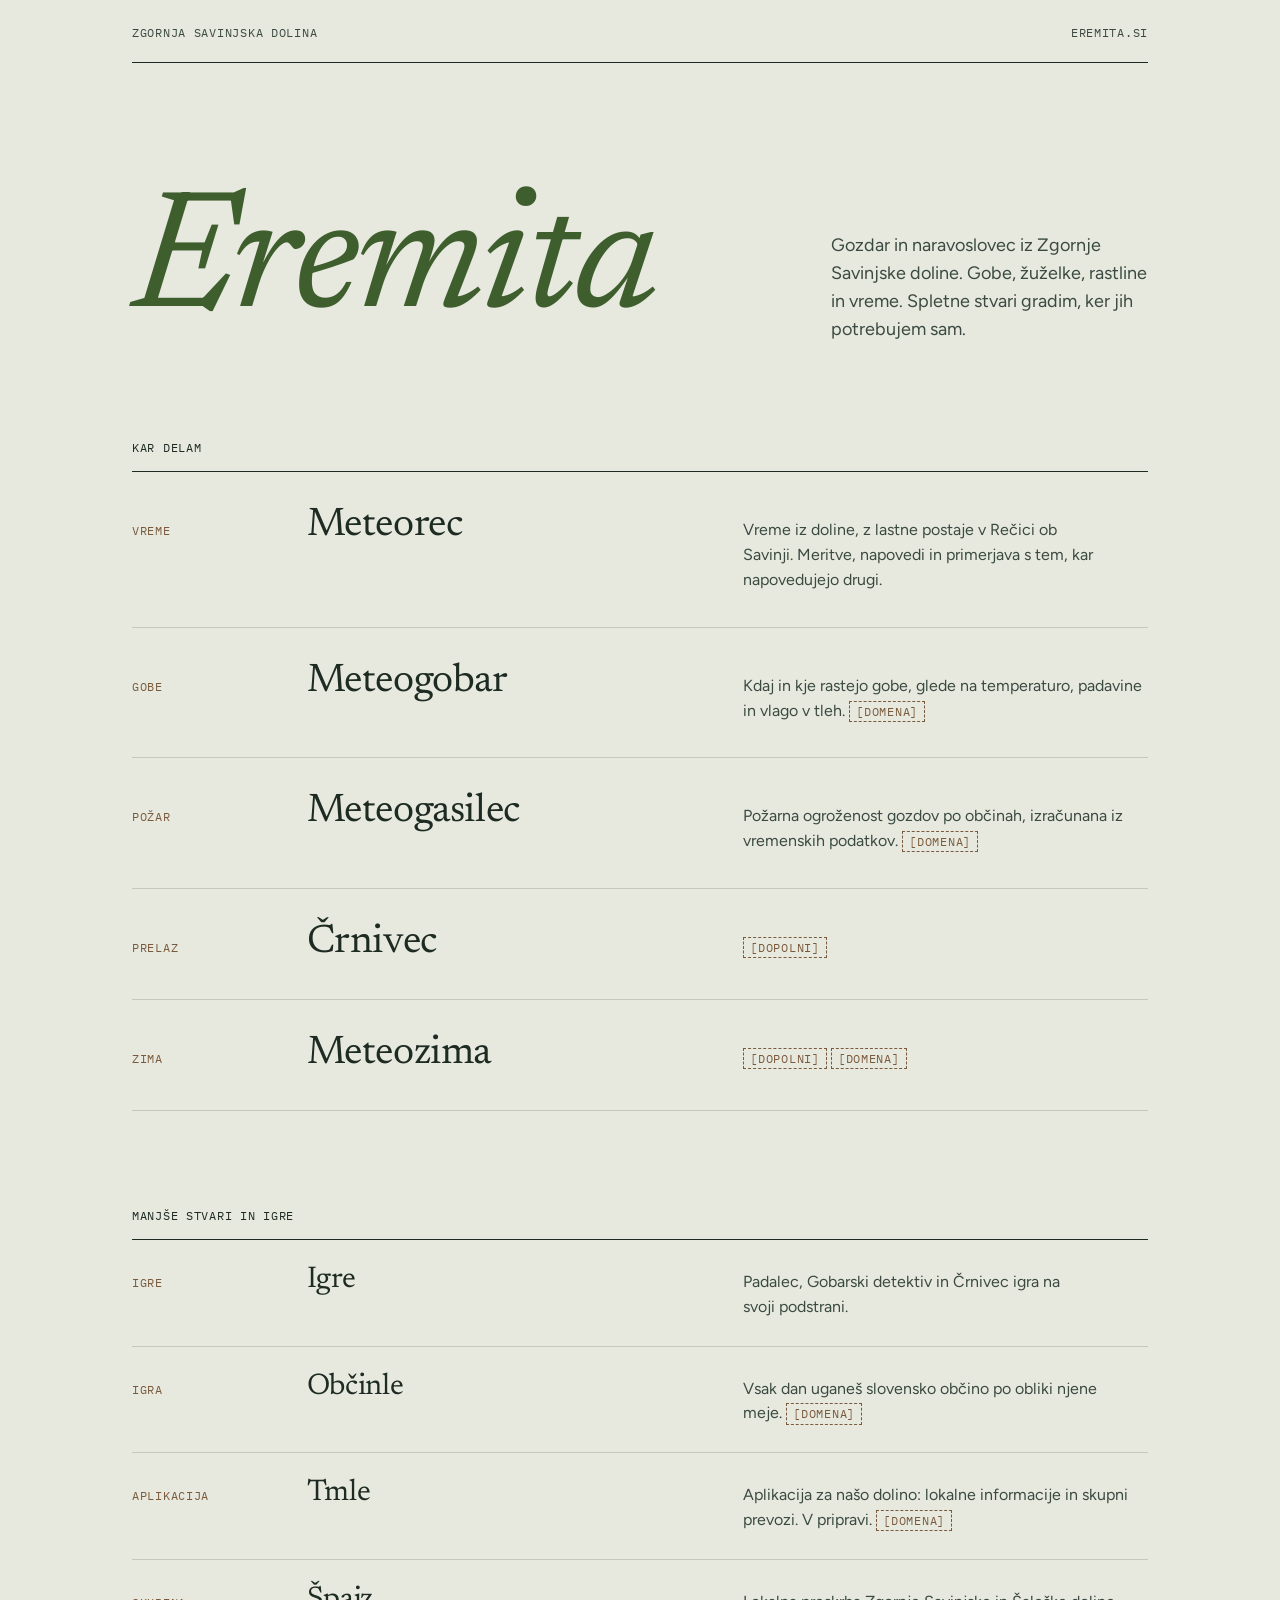
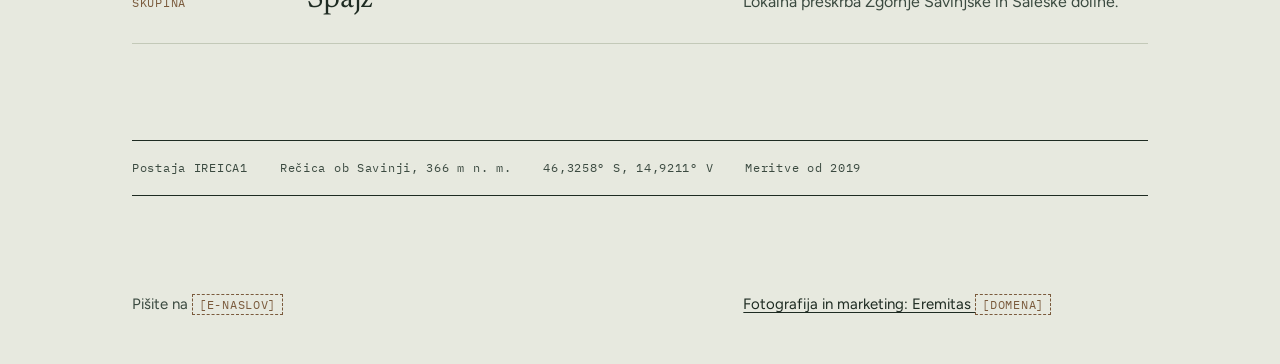
<file: index.html>
<!DOCTYPE html>
<html lang="sl">
<head>
  <meta charset="utf-8">
  <meta name="viewport" content="width=device-width, initial-scale=1">
  <title>Eremita – gozdar in naravoslovec iz Zgornje Savinjske doline</title>
  <meta name="description" content="Gozdar in naravoslovec iz Zgornje Savinjske doline. Gobe, žuželke, rastline in vreme. Seznam mojih spletnih projektov.">
  <link rel="canonical" href="https://eremita.si/">
  <link rel="icon" href="favicon.svg" type="image/svg+xml">
  <meta property="og:type" content="website">
  <meta property="og:locale" content="sl_SI">
  <meta property="og:site_name" content="Eremita">
  <meta property="og:title" content="Eremita – gozdar in naravoslovec iz Zgornje Savinjske doline">
  <meta property="og:description" content="Gozdar in naravoslovec iz Zgornje Savinjske doline. Gobe, žuželke, rastline in vreme. Seznam mojih spletnih projektov.">
  <meta property="og:url" content="https://eremita.si/">
  <link rel="stylesheet" href="style.css">
</head>
<body>
  <div class="stran">
    <header class="vrh mono">
      <span>Zgornja Savinjska dolina</span>
      <span>eremita.si</span>
    </header>

    <main>
      <div class="hero">
        <h1>Eremita</h1>
        <p class="uvod">Gozdar in naravoslovec iz Zgornje Savinjske doline. Gobe, žuželke, rastline in vreme. Spletne stvari gradim, ker jih potrebujem sam.</p>
      </div>

      <section aria-labelledby="kar-delam">
        <h2 id="kar-delam">Kar delam</h2>
        <ul class="seznam">
          <li>
            <a class="vrstica" href="https://meteorec.si">
              <span class="oznaka mono">Vreme</span>
              <span class="ime">Meteorec</span>
              <span class="opis">Vreme iz doline, z lastne postaje v Rečici ob Savinji. Meritve, napovedi in primerjava s tem, kar napovedujejo drugi.</span>
            </a>
          </li>
          <li>
            <a class="vrstica" href="[DOMENA]">
              <span class="oznaka mono">Gobe</span>
              <span class="ime">Meteogobar</span>
              <span class="opis">Kdaj in kje rastejo gobe, glede na temperaturo, padavine in vlago v tleh. <span class="placeholder">[DOMENA]</span></span>
            </a>
          </li>
          <li>
            <a class="vrstica" href="[DOMENA]">
              <span class="oznaka mono">Požar</span>
              <span class="ime">Meteogasilec</span>
              <span class="opis">Požarna ogroženost gozdov po občinah, izračunana iz vremenskih podatkov. <span class="placeholder">[DOMENA]</span></span>
            </a>
          </li>
          <li>
            <a class="vrstica" href="https://crnivec.si">
              <span class="oznaka mono">Prelaz</span>
              <span class="ime">Črnivec</span>
              <span class="opis"><span class="placeholder">[DOPOLNI]</span></span>
            </a>
          </li>
          <li>
            <a class="vrstica" href="[DOMENA]">
              <span class="oznaka mono">Zima</span>
              <span class="ime">Meteozima</span>
              <span class="opis"><span class="placeholder">[DOPOLNI]</span> <span class="placeholder">[DOMENA]</span></span>
            </a>
          </li>
        </ul>
      </section>

      <section class="manjse" aria-labelledby="manjse-stvari">
        <h2 id="manjse-stvari">Manjše stvari in igre</h2>
        <ul class="seznam">
          <li>
            <a class="vrstica" href="/igre/">
              <span class="oznaka mono">Igre</span>
              <span class="ime">Igre</span>
              <span class="opis">Padalec, Gobarski detektiv in Črnivec igra na svoji podstrani.</span>
            </a>
          </li>
          <li>
            <a class="vrstica" href="[DOMENA]">
              <span class="oznaka mono">Igra</span>
              <span class="ime">Občinle</span>
              <span class="opis">Vsak dan uganeš slovensko občino po obliki njene meje. <span class="placeholder">[DOMENA]</span></span>
            </a>
          </li>
          <li>
            <a class="vrstica" href="[DOMENA]">
              <span class="oznaka mono">Aplikacija</span>
              <span class="ime">Tmle</span>
              <span class="opis">Aplikacija za našo dolino: lokalne informacije in skupni prevozi. V pripravi. <span class="placeholder">[DOMENA]</span></span>
            </a>
          </li>
          <li>
            <a class="vrstica" href="https://spajz.si">
              <span class="oznaka mono">Skupina</span>
              <span class="ime">Špajz</span>
              <span class="opis">Lokalna preskrba Zgornje Savinjske in Šaleške doline.</span>
            </a>
          </li>
        </ul>
      </section>

      <p class="postaja mono"><span>Postaja IREICA1</span><span>Rečica ob Savinji, 366&nbsp;m&nbsp;n.&nbsp;m.</span><span>46,3258°&nbsp;S, 14,9211°&nbsp;V</span><span>Meritve od 2019</span></p>
    </main>

    <footer>
      <div class="noga">
        <span>Pišite na <span class="placeholder">[E-NASLOV]</span></span>
        <a href="[DOMENA]">Fotografija in marketing: Eremitas <span class="placeholder">[DOMENA]</span></a>
      </div>
    </footer>
  </div>
</body>
</html>
</file>
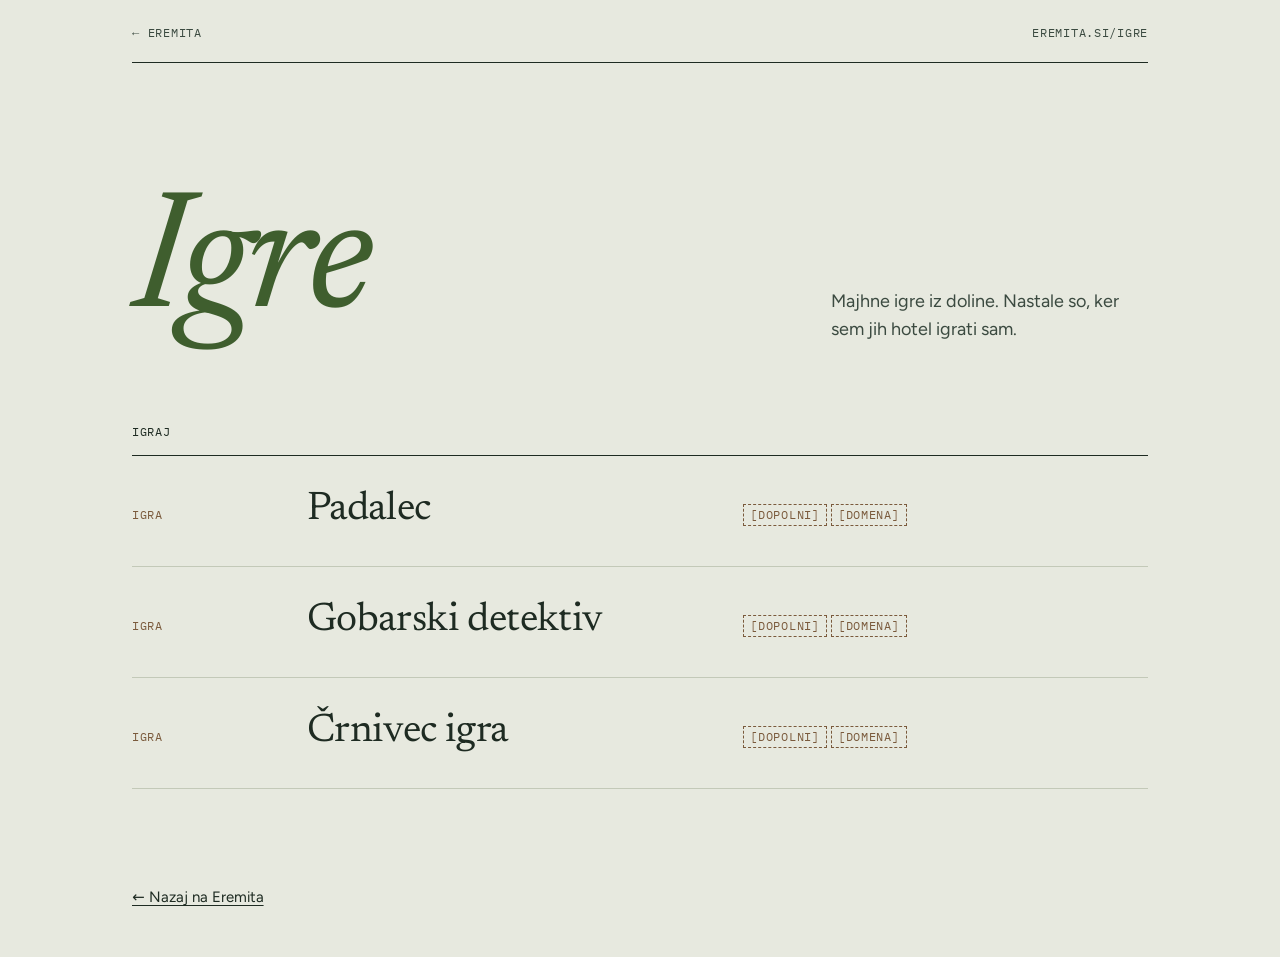
<file: igre/index.html>
<!DOCTYPE html>
<html lang="sl">
<head>
  <meta charset="utf-8">
  <meta name="viewport" content="width=device-width, initial-scale=1">
  <title>Igre – Eremita</title>
  <meta name="description" content="Majhne igre iz doline: Padalec, Gobarski detektiv in Črnivec igra. Nastale so, ker sem jih hotel igrati sam.">
  <link rel="canonical" href="https://eremita.si/igre/">
  <link rel="icon" href="../favicon.svg" type="image/svg+xml">
  <meta property="og:type" content="website">
  <meta property="og:locale" content="sl_SI">
  <meta property="og:site_name" content="Eremita">
  <meta property="og:title" content="Igre – Eremita">
  <meta property="og:description" content="Majhne igre iz doline: Padalec, Gobarski detektiv in Črnivec igra. Nastale so, ker sem jih hotel igrati sam.">
  <meta property="og:url" content="https://eremita.si/igre/">
  <link rel="stylesheet" href="../style.css">
</head>
<body class="podstran">
  <div class="stran">
    <header class="vrh mono">
      <a href="/">← Eremita</a>
      <span>eremita.si/igre</span>
    </header>

    <main>
      <div class="hero">
        <h1>Igre</h1>
        <p class="uvod">Majhne igre iz doline. Nastale so, ker sem jih hotel igrati sam.</p>
      </div>

      <section aria-labelledby="igraj">
        <h2 id="igraj">Igraj</h2>
        <ul class="seznam">
          <li>
            <a class="vrstica" href="[DOMENA]">
              <span class="oznaka mono">Igra</span>
              <span class="ime">Padalec</span>
              <span class="opis"><span class="placeholder">[DOPOLNI]</span> <span class="placeholder">[DOMENA]</span></span>
            </a>
          </li>
          <li>
            <a class="vrstica" href="[DOMENA]">
              <span class="oznaka mono">Igra</span>
              <span class="ime">Gobarski detektiv</span>
              <span class="opis"><span class="placeholder">[DOPOLNI]</span> <span class="placeholder">[DOMENA]</span></span>
            </a>
          </li>
          <li>
            <a class="vrstica" href="[DOMENA]">
              <span class="oznaka mono">Igra</span>
              <span class="ime">Črnivec igra</span>
              <span class="opis"><span class="placeholder">[DOPOLNI]</span> <span class="placeholder">[DOMENA]</span></span>
            </a>
          </li>
        </ul>
      </section>
    </main>

    <footer>
      <div class="noga">
        <a href="/">← Nazaj na Eremita</a>
      </div>
    </footer>
  </div>
</body>
</html>
</file>
<file: style.css>
/* Pisave so self-hostane (SIL OFL): Newsreader, Figtree, IBM Plex Mono.
   latin-ext vsebuje č, š, ž. */
@font-face {
  font-family: "Newsreader";
  font-style: normal;
  font-weight: 400;
  font-display: swap;
  src: url("fonts/newsreader-latin-ext-400-normal.woff2") format("woff2");
  unicode-range: U+0100-02BA, U+02BD-02C5, U+02C7-02CC, U+02CE-02D7, U+02DD-02FF, U+0304, U+0308, U+0329, U+1D00-1DBF, U+1E00-1E9F, U+1EF2-1EFF, U+2020, U+20A0-20AB, U+20AD-20C0, U+2113, U+2C60-2C7F, U+A720-A7FF;
}
@font-face {
  font-family: "Newsreader";
  font-style: normal;
  font-weight: 400;
  font-display: swap;
  src: url("fonts/newsreader-latin-400-normal.woff2") format("woff2");
  unicode-range: U+0000-00FF, U+0131, U+0152-0153, U+02BB-02BC, U+02C6, U+02DA, U+02DC, U+0304, U+0308, U+0329, U+2000-206F, U+20AC, U+2122, U+2191, U+2193, U+2212, U+2215, U+FEFF, U+FFFD;
}
@font-face {
  font-family: "Newsreader";
  font-style: italic;
  font-weight: 400;
  font-display: swap;
  src: url("fonts/newsreader-latin-ext-400-italic.woff2") format("woff2");
  unicode-range: U+0100-02BA, U+02BD-02C5, U+02C7-02CC, U+02CE-02D7, U+02DD-02FF, U+0304, U+0308, U+0329, U+1D00-1DBF, U+1E00-1E9F, U+1EF2-1EFF, U+2020, U+20A0-20AB, U+20AD-20C0, U+2113, U+2C60-2C7F, U+A720-A7FF;
}
@font-face {
  font-family: "Newsreader";
  font-style: italic;
  font-weight: 400;
  font-display: swap;
  src: url("fonts/newsreader-latin-400-italic.woff2") format("woff2");
  unicode-range: U+0000-00FF, U+0131, U+0152-0153, U+02BB-02BC, U+02C6, U+02DA, U+02DC, U+0304, U+0308, U+0329, U+2000-206F, U+20AC, U+2122, U+2191, U+2193, U+2212, U+2215, U+FEFF, U+FFFD;
}
@font-face {
  font-family: "Figtree";
  font-style: normal;
  font-weight: 400;
  font-display: swap;
  src: url("fonts/figtree-latin-ext-400-normal.woff2") format("woff2");
  unicode-range: U+0100-02BA, U+02BD-02C5, U+02C7-02CC, U+02CE-02D7, U+02DD-02FF, U+0304, U+0308, U+0329, U+1D00-1DBF, U+1E00-1E9F, U+1EF2-1EFF, U+2020, U+20A0-20AB, U+20AD-20C0, U+2113, U+2C60-2C7F, U+A720-A7FF;
}
@font-face {
  font-family: "Figtree";
  font-style: normal;
  font-weight: 400;
  font-display: swap;
  src: url("fonts/figtree-latin-400-normal.woff2") format("woff2");
  unicode-range: U+0000-00FF, U+0131, U+0152-0153, U+02BB-02BC, U+02C6, U+02DA, U+02DC, U+0304, U+0308, U+0329, U+2000-206F, U+20AC, U+2122, U+2191, U+2193, U+2212, U+2215, U+FEFF, U+FFFD;
}
@font-face {
  font-family: "IBM Plex Mono";
  font-style: normal;
  font-weight: 400;
  font-display: swap;
  src: url("fonts/ibm-plex-mono-latin-ext-400-normal.woff2") format("woff2");
  unicode-range: U+0100-02BA, U+02BD-02C5, U+02C7-02CC, U+02CE-02D7, U+02DD-02FF, U+0304, U+0308, U+0329, U+1D00-1DBF, U+1E00-1E9F, U+1EF2-1EFF, U+2020, U+20A0-20AB, U+20AD-20C0, U+2113, U+2C60-2C7F, U+A720-A7FF;
}
@font-face {
  font-family: "IBM Plex Mono";
  font-style: normal;
  font-weight: 400;
  font-display: swap;
  src: url("fonts/ibm-plex-mono-latin-400-normal.woff2") format("woff2");
  unicode-range: U+0000-00FF, U+0131, U+0152-0153, U+02BB-02BC, U+02C6, U+02DA, U+02DC, U+0304, U+0308, U+0329, U+2000-206F, U+20AC, U+2122, U+2191, U+2193, U+2212, U+2215, U+FEFF, U+FFFD;
}

:root {
  --ozadje: #E7E9DF;
  --crnilo: #1E2B22;
  --bledo: #3B4A40;
  --sekundarno: #4A584F;
  --mah: #3F5E2E;
  --skorja: #7A5A3C;
  --crta: #C3C9B8;

  --serif: "Newsreader", Georgia, "Times New Roman", serif;
  --sans: "Figtree", system-ui, -apple-system, "Segoe UI", sans-serif;
  --mono: "IBM Plex Mono", ui-monospace, "SFMono-Regular", Menlo, Consolas, monospace;

  --rob: 32px;
  --razmik: 32px;
}

*, *::before, *::after { box-sizing: border-box; }

html {
  -webkit-text-size-adjust: 100%;
  text-size-adjust: 100%;
}

body {
  margin: 0;
  background: var(--ozadje);
  color: var(--crnilo);
  font-family: var(--sans);
  font-size: 1.0625rem;
  line-height: 1.6;
  overflow-wrap: break-word;
  -webkit-font-smoothing: antialiased;
}

::selection { background: var(--mah); color: var(--ozadje); }

.stran {
  max-width: 1080px;
  margin: 0 auto;
  padding: 0 var(--rob);
}

a {
  color: inherit;
  text-decoration-thickness: 1px;
  text-underline-offset: 0.2em;
}

a:focus-visible {
  outline: 2px solid var(--mah);
  outline-offset: 4px;
}

.mono {
  font-family: var(--mono);
  font-size: 0.75rem;
  line-height: 1.5;
  letter-spacing: 0.06em;
  text-transform: uppercase;
}

/* Zgornja vrstica */
.vrh {
  display: flex;
  justify-content: space-between;
  gap: 16px;
  padding: 24px 0 20px;
  border-bottom: 1px solid var(--crnilo);
  color: var(--bledo);
}

.vrh a { text-decoration: none; }
.vrh a:hover { text-decoration: underline; text-underline-offset: 0.3em; }

/* Mreža: 12 stolpcev; opisi vedno začnejo v 8. stolpcu */
.hero,
.vrstica,
.noga {
  display: grid;
  grid-template-columns: repeat(12, minmax(0, 1fr));
  column-gap: var(--razmik);
}

/* Hero */
.hero {
  align-items: end;
  padding: clamp(72px, 12vw, 136px) 0 clamp(56px, 8vw, 96px);
  row-gap: 32px;
}

h1 {
  grid-column: 1 / 9;
  margin: 0;
  font-family: var(--serif);
  font-style: italic;
  font-weight: 400;
  font-size: clamp(72px, 15vw, 168px);
  line-height: 0.82;
  letter-spacing: -0.025em;
  color: var(--mah);
  padding-bottom: 0.04em;
}

.uvod {
  grid-column: 9 / 13;
  margin: 0;
  color: var(--bledo);
  font-size: 1.125rem;
  line-height: 1.55;
  text-wrap: pretty;
}

/* Razdelki */
section { padding-bottom: clamp(56px, 8vw, 96px); }

h2 {
  margin: 0;
  padding: 0 0 14px;
  font-family: var(--mono);
  font-size: 0.75rem;
  font-weight: 400;
  line-height: 1.5;
  letter-spacing: 0.06em;
  text-transform: uppercase;
  color: var(--crnilo);
  border-bottom: 1px solid var(--crnilo);
}

.seznam {
  margin: 0;
  padding: 0;
  list-style: none;
}

.seznam li { border-bottom: 1px solid var(--crta); }

.vrstica {
  align-items: baseline;
  padding: 32px 0 34px;
  text-decoration: none;
}

.vrstica .oznaka {
  grid-column: 1 / 3;
  color: var(--skorja);
}

.vrstica .ime {
  grid-column: 3 / 8;
  font-family: var(--serif);
  font-size: clamp(28px, 4vw, 40px);
  line-height: 1.1;
  letter-spacing: -0.01em;
  color: var(--crnilo);
}

.manjse .vrstica { padding: 24px 0 26px; }
.manjse .vrstica .ime { font-size: clamp(24px, 3vw, 30px); }

.vrstica .opis {
  grid-column: 8 / 13;
  max-width: 460px;
  color: var(--bledo);
  font-size: 1rem;
  line-height: 1.55;
  text-wrap: pretty;
}

.vrstica:hover .ime,
.vrstica:focus-visible .ime {
  color: var(--mah);
  text-decoration: underline;
  text-decoration-thickness: 1px;
  text-underline-offset: 0.14em;
}

.vrstica:focus-visible { outline-offset: -2px; }

/* Placeholderji */
.placeholder {
  display: inline-block;
  padding: 0 6px;
  border: 1px dashed var(--skorja);
  font-family: var(--mono);
  font-size: 0.75rem;
  line-height: 1.6;
  letter-spacing: 0.06em;
  color: var(--skorja);
}

/* Postaja */
.postaja {
  display: flex;
  flex-wrap: wrap;
  gap: 4px 32px;
  margin: 0 0 clamp(56px, 8vw, 96px);
  padding: 18px 0;
  border-top: 1px solid var(--crnilo);
  border-bottom: 1px solid var(--crnilo);
  color: var(--bledo);
  text-transform: none;
}

/* Noga */
footer { padding: 0 0 48px; }

.noga {
  align-items: baseline;
  row-gap: 8px;
  color: var(--bledo);
  font-size: 0.9375rem;
}

.noga > :first-child { grid-column: 1 / 8; }
.noga > :last-child { grid-column: 8 / 13; }
.noga > :only-child { grid-column: 1 / -1; }

.noga a { color: var(--crnilo); }
.noga a:hover { color: var(--mah); }

/* Podstran */
.podstran .hero { padding-bottom: clamp(48px, 7vw, 80px); }
.podstran .uvod { grid-column: 9 / 13; }

@media (max-width: 860px) {
  :root { --rob: 24px; --razmik: 24px; }

  h1 { grid-column: 1 / -1; }
  .uvod,
  .podstran .uvod { grid-column: 1 / -1; max-width: 460px; }

  .vrstica .oznaka { grid-column: 1 / 4; }
  .vrstica .ime { grid-column: 4 / -1; }
  .vrstica .opis { grid-column: 4 / -1; margin-top: 8px; }
}

@media (max-width: 560px) {
  :root { --rob: 20px; }

  .vrstica { row-gap: 6px; padding: 24px 0 26px; }
  .vrstica .oznaka,
  .vrstica .ime,
  .vrstica .opis { grid-column: 1 / -1; margin-top: 0; }

  .noga > :first-child,
  .noga > :last-child { grid-column: 1 / -1; }
}
</file>
